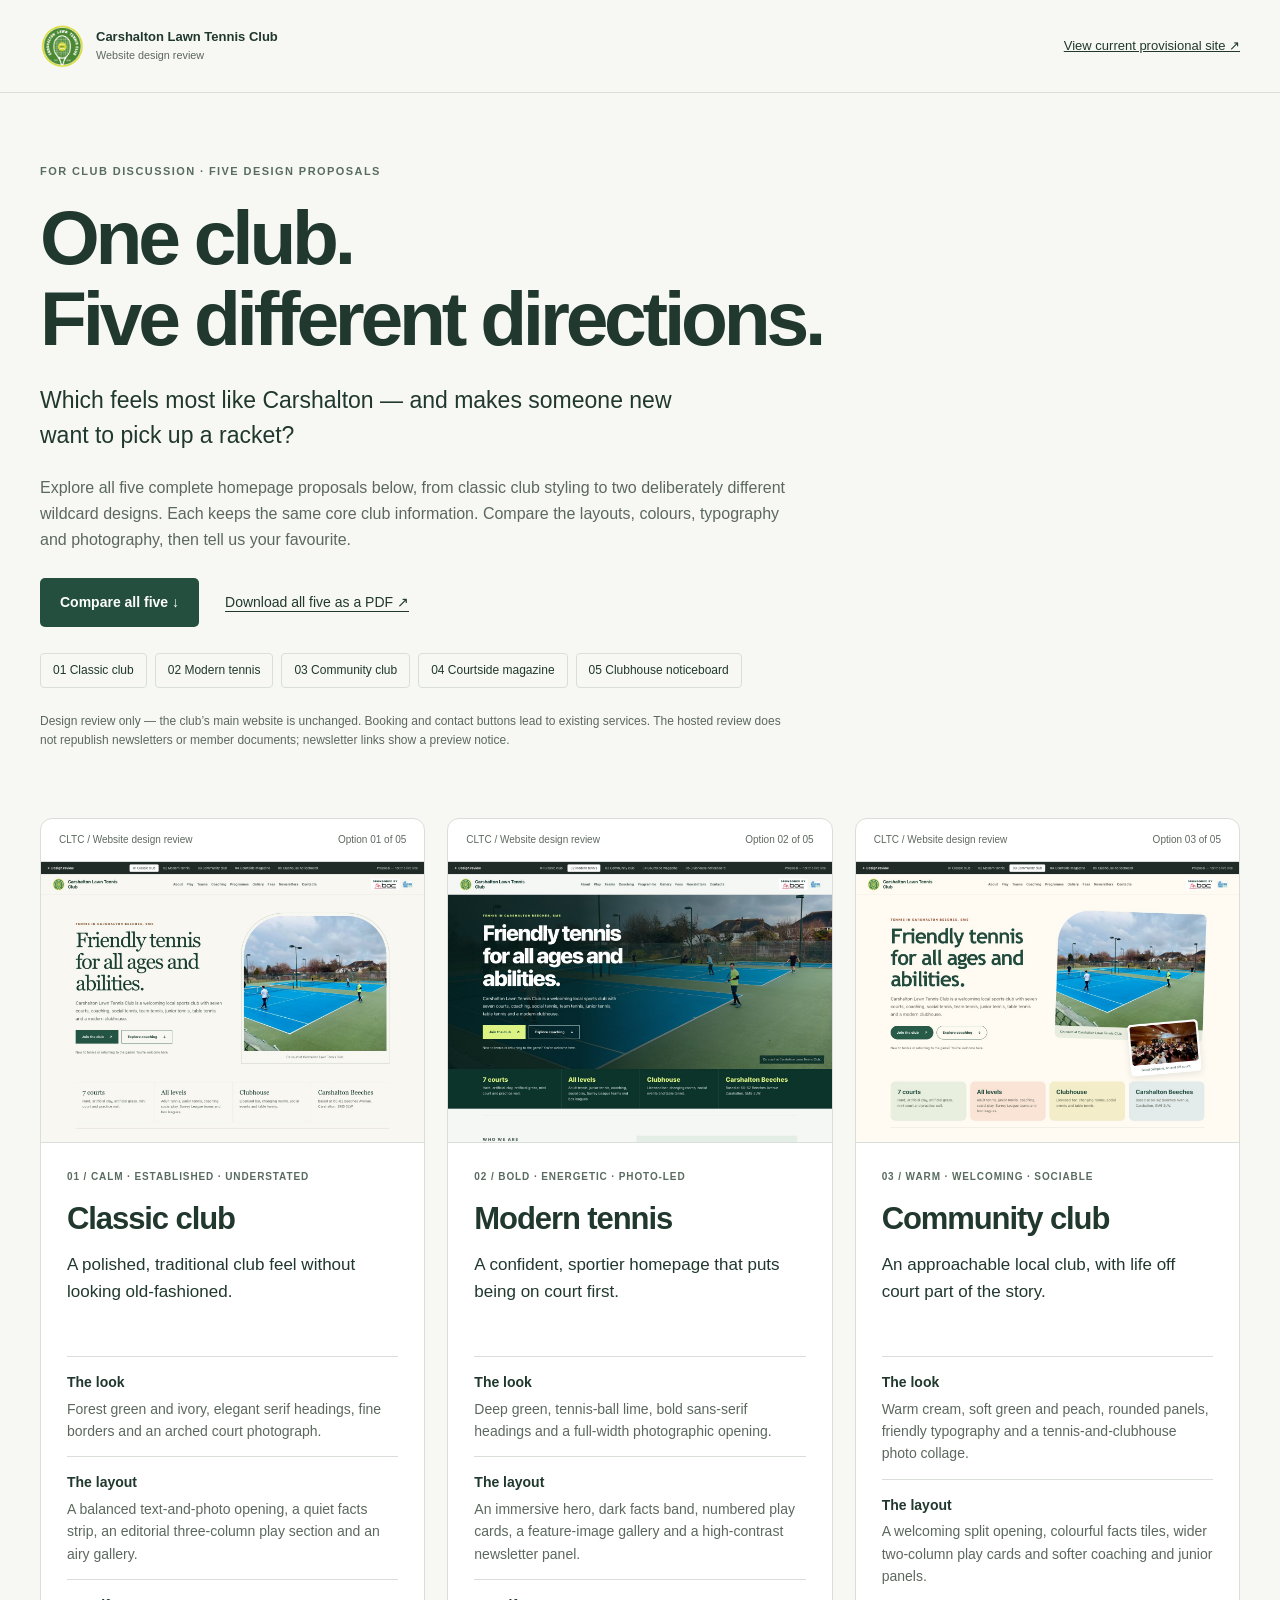
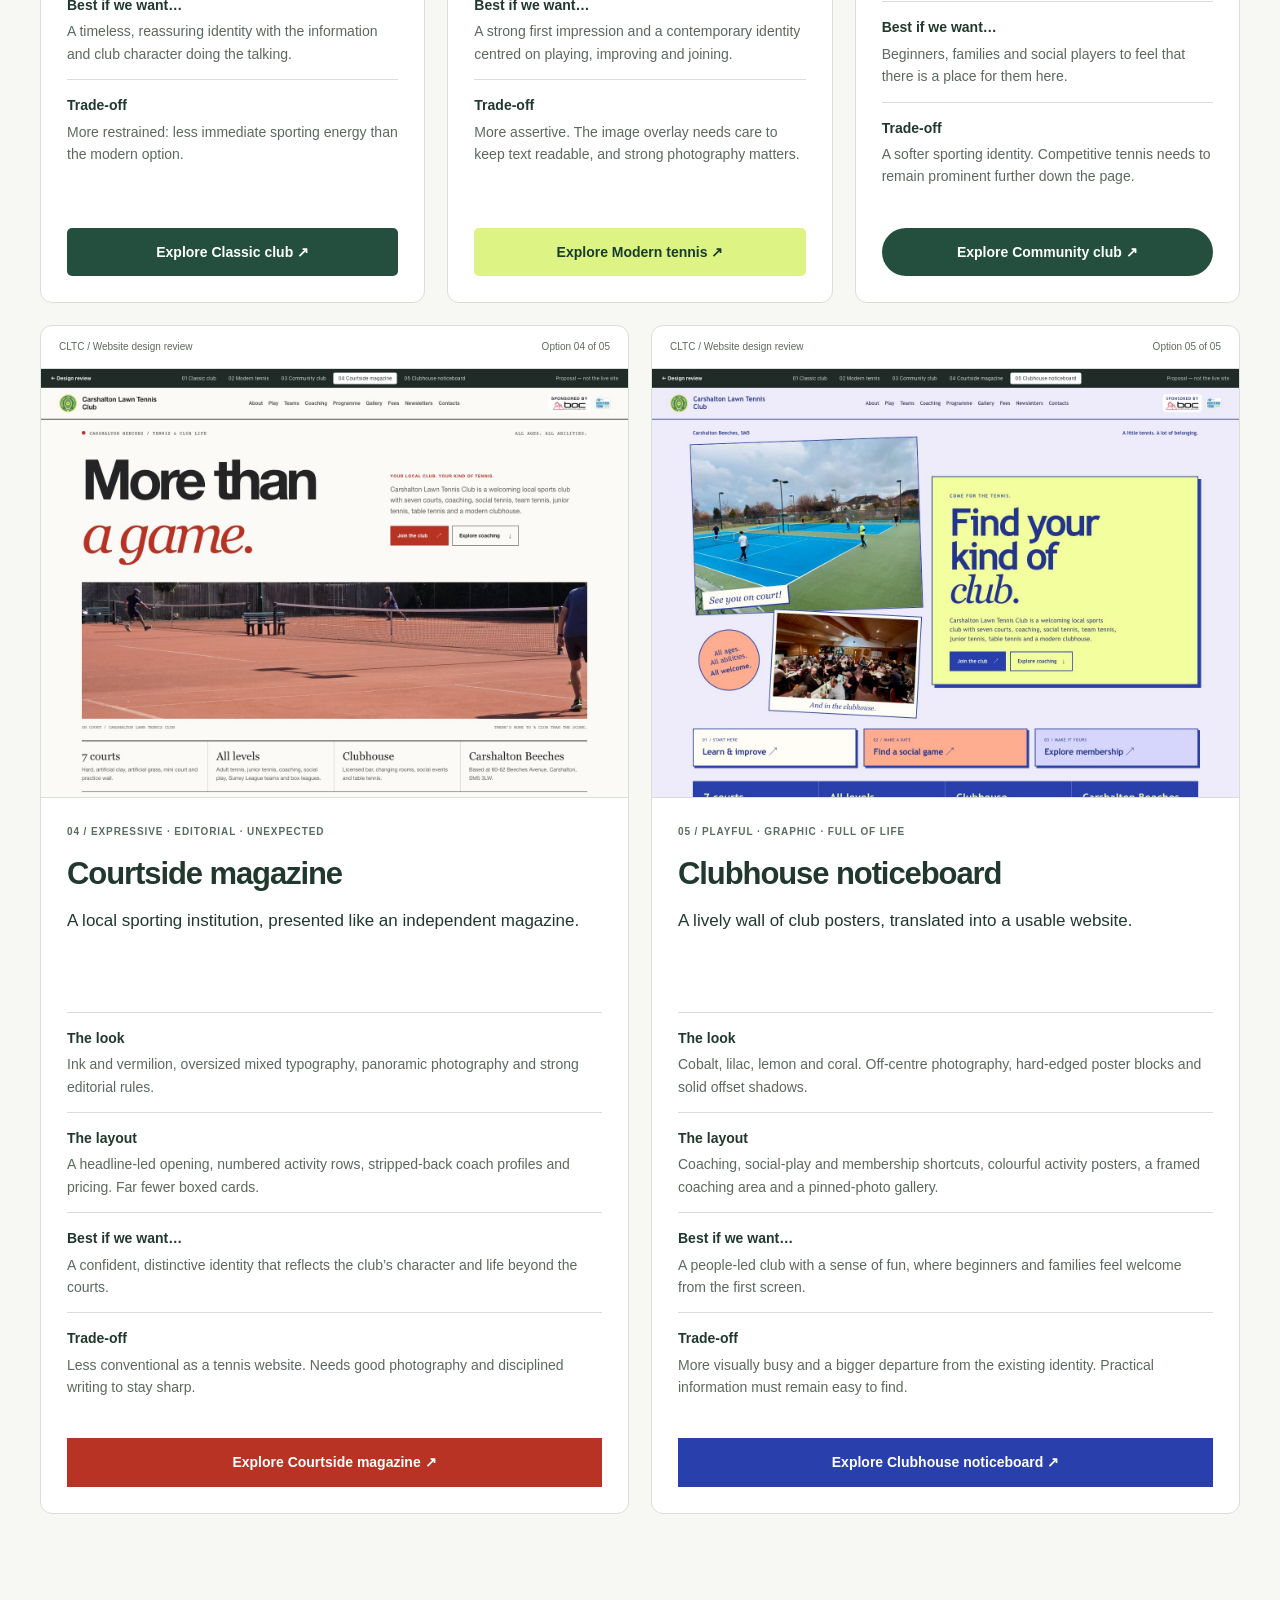
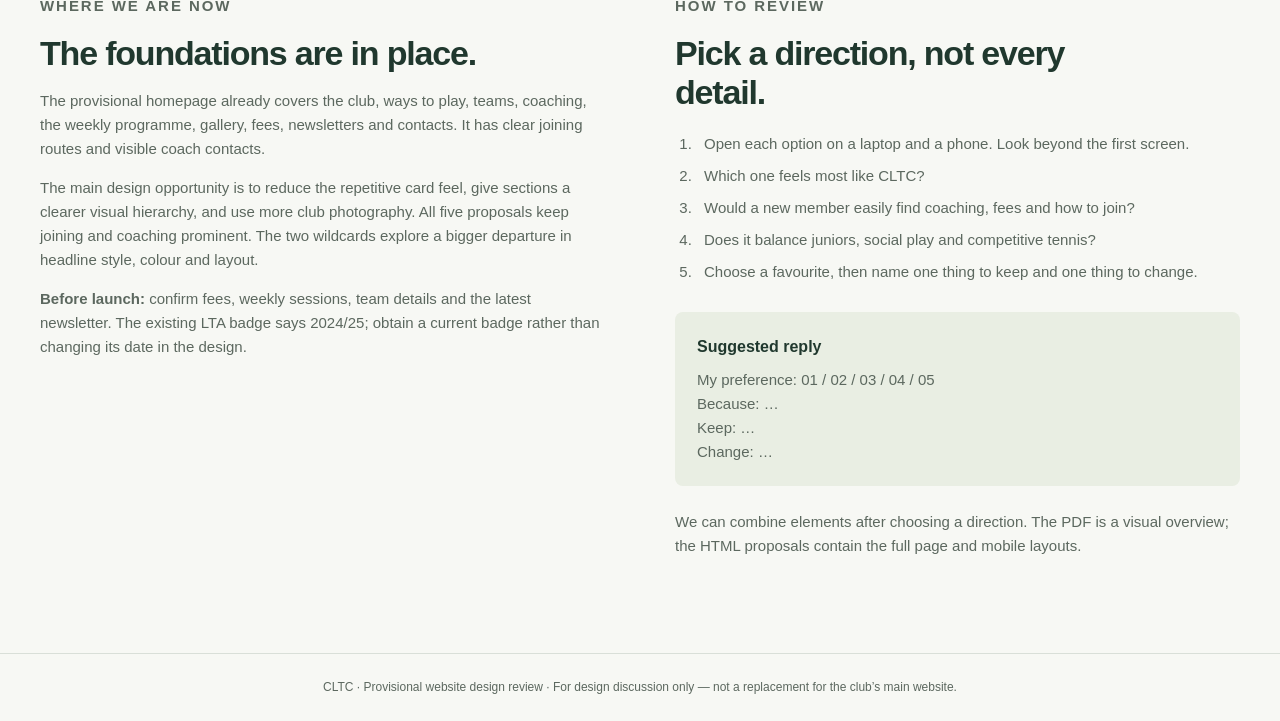
<file: index.html>
<!doctype html>
<html lang="en">
<head>
  <meta charset="utf-8">
  <meta name="viewport" content="width=device-width, initial-scale=1">
  <meta name="robots" content="noindex, nofollow">
  <title>Five design directions | CLTC website review</title>
  <link rel="stylesheet" href="review.css">
</head>
<body>
  <header class="review-header">
    <a class="identity" href="index.html"><img src="assets/logo.png" alt="" width="44" height="44"><span>Carshalton Lawn Tennis Club<br><small>Website design review</small></span></a>
    <a href="current.html">View current provisional site ↗</a>
  </header>
  <main>
    <section class="review-intro">
      <p class="kicker">For club discussion · Five design proposals</p>
      <h1>One club.<br>Five different directions.</h1>
      <p class="lead">Which feels most like Carshalton — and makes someone new want to pick up a racket?</p>
      <p>Explore all five complete homepage proposals below, from classic club styling to two deliberately different wildcard designs. Each keeps the same core club information. Compare the layouts, colours, typography and photography, then tell us your favourite.</p>
      <div class="intro-actions"><a class="button" href="#options">Compare all five ↓</a><a class="text-link" href="CLTC-five-design-options.pdf">Download all five as a PDF ↗</a></div>
      <nav class="option-jump-links" aria-label="Jump to a design option">
        <a href="#option-01">01 Classic club</a><a href="#option-02">02 Modern tennis</a><a href="#option-03">03 Community club</a><a href="#option-04">04 Courtside magazine</a><a href="#option-05">05 Clubhouse noticeboard</a>
      </nav>
      <p class="small">Design review only — the club’s main website is unchanged. Booking and contact buttons lead to existing services. The hosted review does not republish newsletters or member documents; newsletter links show a preview notice.</p>
    </section>
    <section id="options" class="options" aria-label="Five design options">
      <article id="option-01" class="option classic-option">
        <div class="option-top"><span>CLTC / Website design review</span><span>Option 01 of 05</span></div>
        <a class="preview" href="classic.html" aria-label="Explore option 1: Classic club"><img src="previews/classic.jpg" alt="Classic club proposal: cream background, serif heading and an arched photograph of the club courts" width="1440" height="1050"></a>
        <div class="option-copy">
          <p class="kicker">01 / Calm · established · understated</p>
          <h2>Classic club</h2>
          <p class="summary">A polished, traditional club feel without looking old-fashioned.</p>
          <dl>
            <div><dt>The look</dt><dd>Forest green and ivory, elegant serif headings, fine borders and an arched court photograph.</dd></div>
            <div><dt>The layout</dt><dd>A balanced text-and-photo opening, a quiet facts strip, an editorial three-column play section and an airy gallery.</dd></div>
            <div><dt>Best if we want…</dt><dd>A timeless, reassuring identity with the information and club character doing the talking.</dd></div>
            <div><dt>Trade-off</dt><dd>More restrained: less immediate sporting energy than the modern option.</dd></div>
          </dl>
          <a class="button" href="classic.html">Explore Classic club ↗</a>
          <p class="print-prompt">For discussion: Does this feel welcoming and established, or too formal? What would you keep or change?</p>
        </div>
      </article>
      <article id="option-02" class="option modern-option">
        <div class="option-top"><span>CLTC / Website design review</span><span>Option 02 of 05</span></div>
        <a class="preview" href="modern.html" aria-label="Explore option 2: Modern tennis"><img src="previews/modern.jpg" alt="Modern tennis proposal: full-width court photography, bold white headline, deep green and lime accents" width="1440" height="1050"></a>
        <div class="option-copy">
          <p class="kicker">02 / Bold · energetic · photo-led</p>
          <h2>Modern tennis</h2>
          <p class="summary">A confident, sportier homepage that puts being on court first.</p>
          <dl>
            <div><dt>The look</dt><dd>Deep green, tennis-ball lime, bold sans-serif headings and a full-width photographic opening.</dd></div>
            <div><dt>The layout</dt><dd>An immersive hero, dark facts band, numbered play cards, a feature-image gallery and a high-contrast newsletter panel.</dd></div>
            <div><dt>Best if we want…</dt><dd>A strong first impression and a contemporary identity centred on playing, improving and joining.</dd></div>
            <div><dt>Trade-off</dt><dd>More assertive. The image overlay needs care to keep text readable, and strong photography matters.</dd></div>
          </dl>
          <a class="button" href="modern.html">Explore Modern tennis ↗</a>
          <p class="print-prompt">For discussion: Is this exciting and inclusive, or does it feel too performance-focused? What would you keep or change?</p>
        </div>
      </article>
      <article id="option-03" class="option community-option">
        <div class="option-top"><span>CLTC / Website design review</span><span>Option 03 of 05</span></div>
        <a class="preview" href="community.html" aria-label="Explore option 3: Community club"><img src="previews/community.jpg" alt="Community club proposal: warm cream background, rounded pastel cards and a collage of tennis and clubhouse photos" width="1440" height="1050"></a>
        <div class="option-copy">
          <p class="kicker">03 / Warm · welcoming · sociable</p>
          <h2>Community club</h2>
          <p class="summary">An approachable local club, with life off court part of the story.</p>
          <dl>
            <div><dt>The look</dt><dd>Warm cream, soft green and peach, rounded panels, friendly typography and a tennis-and-clubhouse photo collage.</dd></div>
            <div><dt>The layout</dt><dd>A welcoming split opening, colourful facts tiles, wider two-column play cards and softer coaching and junior panels.</dd></div>
            <div><dt>Best if we want…</dt><dd>Beginners, families and social players to feel that there is a place for them here.</dd></div>
            <div><dt>Trade-off</dt><dd>A softer sporting identity. Competitive tennis needs to remain prominent further down the page.</dd></div>
          </dl>
          <a class="button" href="community.html">Explore Community club ↗</a>
          <p class="print-prompt">For discussion: Does this capture our community without understating the tennis? What would you keep or change?</p>
        </div>
      </article>
      <article id="option-04" class="option editorial-option">
        <div class="option-top"><span>CLTC / Website design review</span><span>Option 04 of 05</span></div>
        <a class="preview" href="editorial.html" aria-label="Explore option 4: Courtside magazine"><img src="previews/editorial.jpg" alt="Courtside magazine: oversized black and vermilion typography and a panoramic court photograph" width="1440" height="1050"></a>
        <div class="option-copy">
          <p class="kicker">04 / Expressive · editorial · unexpected</p>
          <h2>Courtside magazine</h2>
          <p class="summary">A local sporting institution, presented like an independent magazine.</p>
          <dl>
            <div><dt>The look</dt><dd>Ink and vermilion, oversized mixed typography, panoramic photography and strong editorial rules.</dd></div>
            <div><dt>The layout</dt><dd>A headline-led opening, numbered activity rows, stripped-back coach profiles and pricing. Far fewer boxed cards.</dd></div>
            <div><dt>Best if we want…</dt><dd>A confident, distinctive identity that reflects the club’s character and life beyond the courts.</dd></div>
            <div><dt>Trade-off</dt><dd>Less conventional as a tennis website. Needs good photography and disciplined writing to stay sharp.</dd></div>
          </dl>
          <a class="button" href="editorial.html">Explore Courtside magazine ↗</a>
          <p class="print-prompt">For discussion: Does this feel distinctive and confident, or too much like a magazine? What would you keep or change?</p>
        </div>
      </article>
      <article id="option-05" class="option noticeboard-option">
        <div class="option-top"><span>CLTC / Website design review</span><span>Option 05 of 05</span></div>
        <a class="preview" href="noticeboard.html" aria-label="Explore option 5: Clubhouse noticeboard"><img src="previews/noticeboard.jpg" alt="Clubhouse noticeboard: cobalt, lilac and lemon poster blocks, a photo collage and club-life shortcuts" width="1440" height="1050"></a>
        <div class="option-copy">
          <p class="kicker">05 / Playful · graphic · full of life</p>
          <h2>Clubhouse noticeboard</h2>
          <p class="summary">A lively wall of club posters, translated into a usable website.</p>
          <dl>
            <div><dt>The look</dt><dd>Cobalt, lilac, lemon and coral. Off-centre photography, hard-edged poster blocks and solid offset shadows.</dd></div>
            <div><dt>The layout</dt><dd>Coaching, social-play and membership shortcuts, colourful activity posters, a framed coaching area and a pinned-photo gallery.</dd></div>
            <div><dt>Best if we want…</dt><dd>A people-led club with a sense of fun, where beginners and families feel welcome from the first screen.</dd></div>
            <div><dt>Trade-off</dt><dd>More visually busy and a bigger departure from the existing identity. Practical information must remain easy to find.</dd></div>
          </dl>
          <a class="button" href="noticeboard.html">Explore Clubhouse noticeboard ↗</a>
          <p class="print-prompt">For discussion: Is this welcoming and full of personality, or too playful? What would you keep or change?</p>
        </div>
      </article>
    </section>
    <section class="review-guide">
      <div>
        <p class="kicker">Where we are now</p>
        <h2>The foundations are in place.</h2>
        <p>The provisional homepage already covers the club, ways to play, teams, coaching, the weekly programme, gallery, fees, newsletters and contacts. It has clear joining routes and visible coach contacts.</p>
        <p>The main design opportunity is to reduce the repetitive card feel, give sections a clearer visual hierarchy, and use more club photography. All five proposals keep joining and coaching prominent. The two wildcards explore a bigger departure in headline style, colour and layout.</p>
        <p><strong>Before launch:</strong> confirm fees, weekly sessions, team details and the latest newsletter. The existing LTA badge says 2024/25; obtain a current badge rather than changing its date in the design.</p>
      </div>
      <div>
        <p class="kicker">How to review</p>
        <h2>Pick a direction, not every detail.</h2>
        <ol>
          <li>Open each option on a laptop and a phone. Look beyond the first screen.</li>
          <li>Which one feels most like CLTC?</li>
          <li>Would a new member easily find coaching, fees and how to join?</li>
          <li>Does it balance juniors, social play and competitive tennis?</li>
          <li>Choose a favourite, then name one thing to keep and one thing to change.</li>
        </ol>
        <div class="feedback"><strong>Suggested reply</strong><p>My preference: 01 / 02 / 03 / 04 / 05<br>Because: …<br>Keep: …<br>Change: …</p></div>
        <p>We can combine elements after choosing a direction. The PDF is a visual overview; the HTML proposals contain the full page and mobile layouts.</p>
      </div>
    </section>
  </main>
  <footer>CLTC · Provisional website design review · For design discussion only — not a replacement for the club’s main website.</footer>
</body>
</html>
</file>
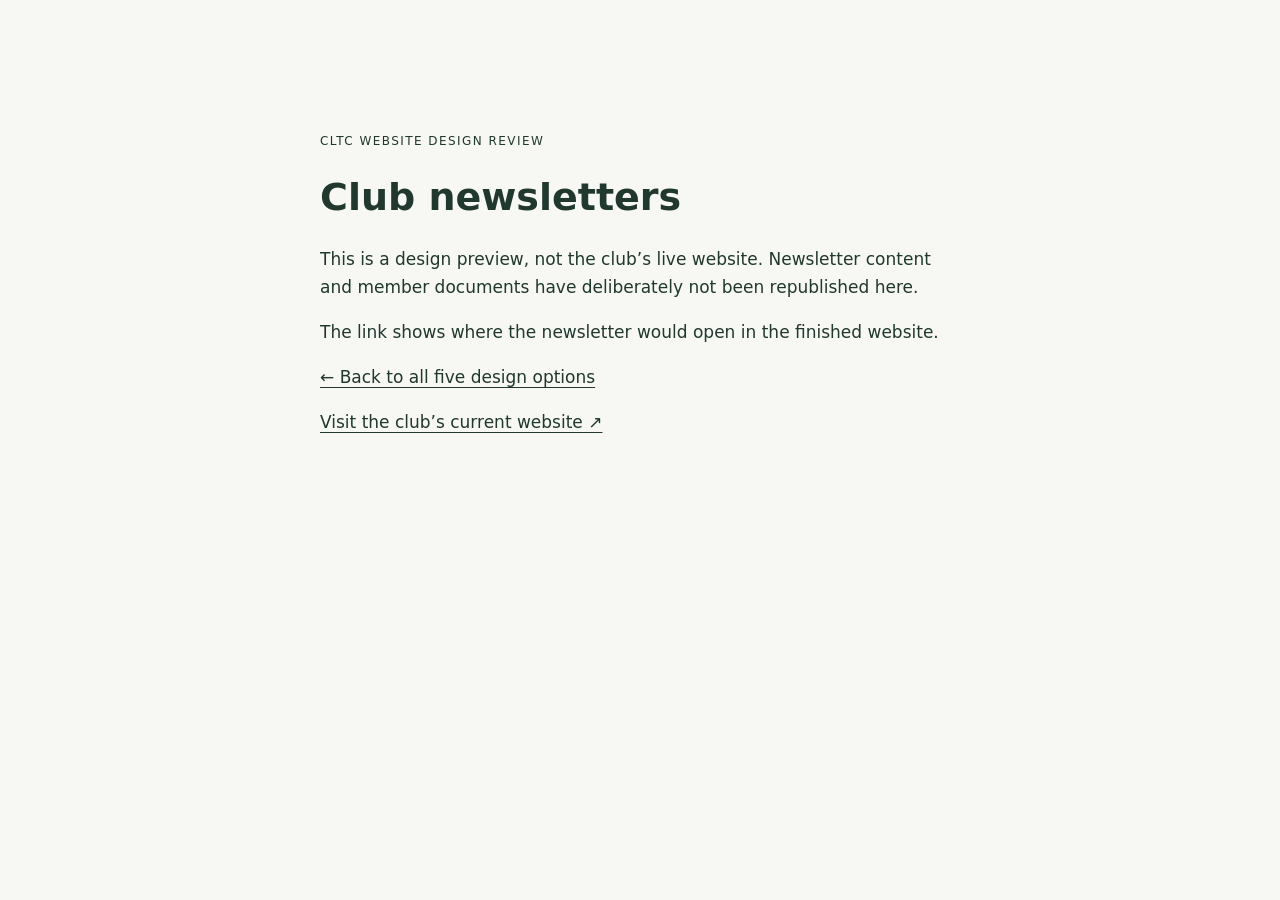
<file: newsletters/index.html>
<!doctype html>
<html lang="en"><head><meta charset="utf-8"><meta name="viewport" content="width=device-width, initial-scale=1">
<meta name="robots" content="noindex, nofollow"><title>Club newsletters | Design preview only</title>
<style>body{margin:0;background:#f7f8f4;color:#20382e;font:17px/1.65 system-ui,sans-serif}main{max-width:640px;margin:10vh auto;padding:30px}h1{font-size:38px;line-height:1.1}a{color:inherit;text-underline-offset:4px}.label{font-size:12px;text-transform:uppercase;letter-spacing:.12em}</style>
</head><body><main><p class="label">CLTC website design review</p><h1>Club newsletters</h1>
<p>This is a design preview, not the club’s live website. Newsletter content and member documents have deliberately not been republished here.</p>
<p>The link shows where the newsletter would open in the finished website.</p>
<p><a href="../index.html">← Back to all five design options</a></p>
<p><a href="https://www.carshaltontennis.org/">Visit the club’s current website ↗</a></p>
</main></body></html>
</file>
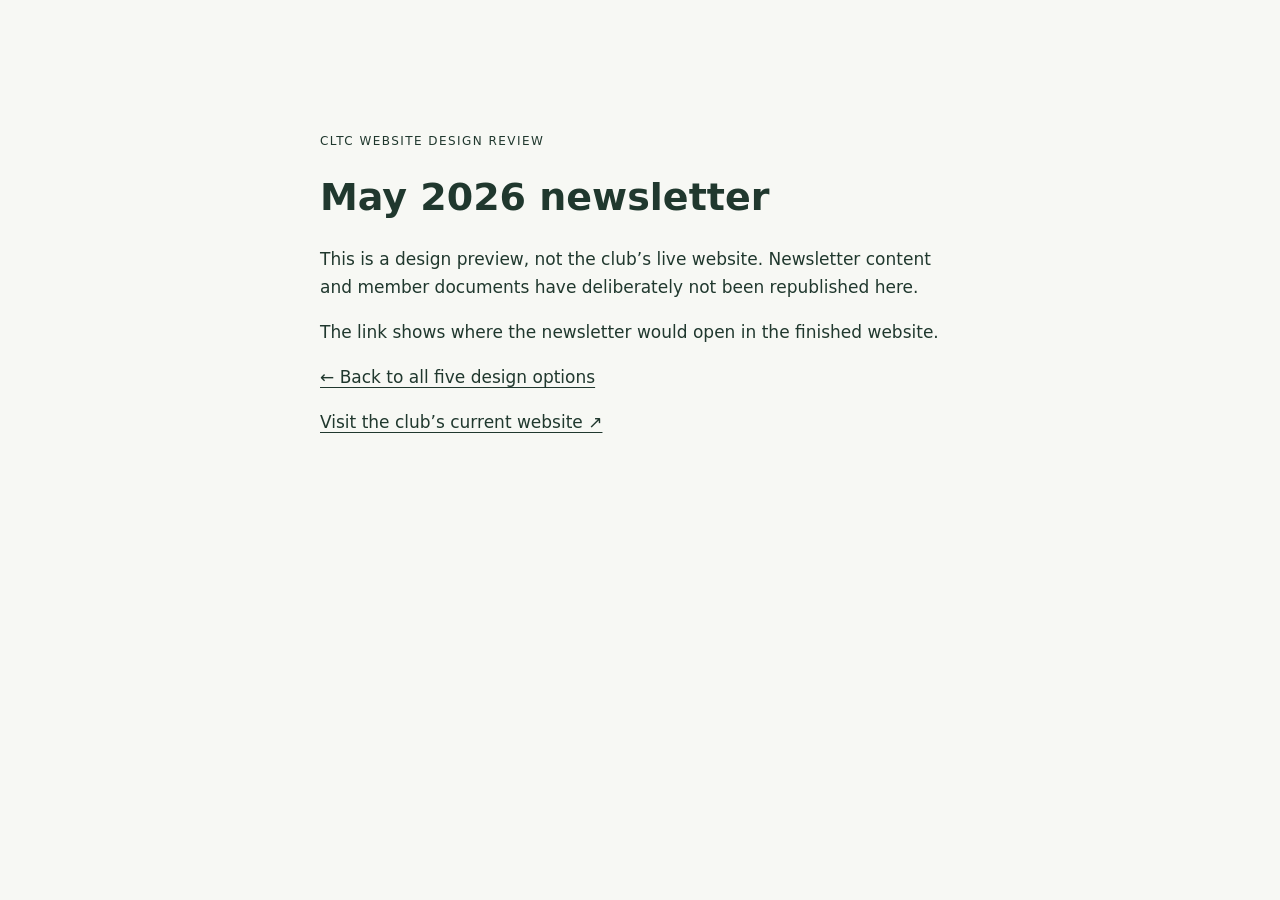
<file: newsletters/2026-05/index.html>
<!doctype html>
<html lang="en"><head><meta charset="utf-8"><meta name="viewport" content="width=device-width, initial-scale=1">
<meta name="robots" content="noindex, nofollow"><title>May 2026 newsletter | Design preview only</title>
<style>body{margin:0;background:#f7f8f4;color:#20382e;font:17px/1.65 system-ui,sans-serif}main{max-width:640px;margin:10vh auto;padding:30px}h1{font-size:38px;line-height:1.1}a{color:inherit;text-underline-offset:4px}.label{font-size:12px;text-transform:uppercase;letter-spacing:.12em}</style>
</head><body><main><p class="label">CLTC website design review</p><h1>May 2026 newsletter</h1>
<p>This is a design preview, not the club’s live website. Newsletter content and member documents have deliberately not been republished here.</p>
<p>The link shows where the newsletter would open in the finished website.</p>
<p><a href="../../index.html">← Back to all five design options</a></p>
<p><a href="https://www.carshaltontennis.org/">Visit the club’s current website ↗</a></p>
</main></body></html>
</file>
<file: review.css>
:root { color-scheme: light; --ink: #20382e; --muted: #5c685f; --line: #d9dfd8; }
* { box-sizing: border-box; }
html { scroll-behavior: smooth; }
body { margin: 0; background: #f7f8f4; color: var(--ink); font-family: -apple-system, BlinkMacSystemFont, 'Segoe UI', sans-serif; line-height: 1.6; }
a { color: inherit; }
a:focus-visible { outline: 3px solid #a35b31; outline-offset: 5px; }
.review-header { display: flex; justify-content: space-between; align-items: center; gap: 24px; max-width: 1440px; margin: auto; padding: 24px 40px; border-bottom: 1px solid var(--line); font-size: 13px; }
.identity { display: flex; align-items: center; gap: 12px; text-decoration: none; font-weight: 700; line-height: 1.4; }
.identity small { font-weight: 400; color: var(--muted); }
main { max-width: 1440px; margin: auto; padding: 0 40px; }
.review-intro { max-width: 850px; padding: 70px 0 56px; }
.kicker { text-transform: uppercase; letter-spacing: .13em; font-size: 11px; font-weight: 750; color: #586c5f; margin: 0 0 16px; }
h1 { font-size: clamp(44px, 6vw, 78px); line-height: 1.06; letter-spacing: -.055em; margin: 0 0 24px; font-weight: 650; }
h2 { font-size: 34px; line-height: 1.15; letter-spacing: -.035em; font-weight: 650; margin: 0 0 16px; }
p { margin-top: 0; }
.lead { font-size: 23px; line-height: 1.5; max-width: 650px; }
.review-intro > p:not(.lead):not(.kicker) { color: var(--muted); max-width: 760px; }
.intro-actions { display: flex; align-items: center; gap: 26px; flex-wrap: wrap; margin: 26px 0; }
.button { display: inline-flex; justify-content: center; align-items: center; padding: 13px 20px; border-radius: 5px; background: #244f3e; color: white; font-size: 14px; font-weight: 650; text-decoration: none; }
.button:hover { background: #163c2d; }
.text-link { font-size: 14px; text-underline-offset: 4px; }
.small { font-size: 12px; }
.option-jump-links { display: flex; flex-wrap: wrap; gap: 8px; margin: 0 0 24px; }
.option-jump-links a { padding: 7px 12px; border: 1px solid var(--line); border-radius: 4px; text-decoration: none; font-size: 12px; }
.option-jump-links a:hover { background: #e9eee3; }
.options { display: grid; grid-template-columns: repeat(6, minmax(0, 1fr)); gap: 22px; scroll-margin-top: 24px; }
.options > .option { grid-column: span 2; scroll-margin-top: 24px; }
.options > .option:nth-child(n+4) { grid-column: span 3; }
.editorial-option .button { background: #b83324; border-radius: 0; }
.noticeboard-option .button { background: #293fac; border-radius: 0; }
.option { background: white; border: 1px solid var(--line); border-radius: 12px; overflow: hidden; display: flex; flex-direction: column; }
.option-top { display: flex; justify-content: space-between; gap: 8px; padding: 13px 18px; font-size: 10px; color: #5d695f; border-bottom: 1px solid var(--line); }
.preview { display: block; border-bottom: 1px solid var(--line); background: #edf0e9; }
.preview img { width: 100%; height: auto; display: block; }
.option-copy { padding: 26px; display: flex; flex: 1; flex-direction: column; }
.option-copy .kicker { font-size: 10px; letter-spacing: .09em; }
.option-copy h2 { font-size: 31px; }
.summary { font-size: 17px; min-height: 81px; line-height: 1.55; }
dl { margin: 6px 0 26px; font-size: 14px; }
dl > div { border-top: 1px solid var(--line); padding: 14px 0; }
dt { font-weight: 700; margin-bottom: 4px; }
dd { margin: 0; color: var(--muted); }
.option-copy .button { margin-top: auto; }
.modern-option .button { color: #183d2e; background: #ddf383; }
.community-option .button { border-radius: 30px; }
.print-prompt { display: none; }
.review-guide { display: grid; grid-template-columns: 1fr 1fr; gap: 70px; padding: 80px 0; }
.review-guide h2 { max-width: 440px; }
.review-guide p, .review-guide li { color: var(--muted); font-size: 15px; }
.review-guide ol { padding-left: 21px; }
.review-guide li { padding: 4px 0 4px 8px; }
.feedback { padding: 22px; border-radius: 8px; background: #e9eee3; margin: 24px 0; }
.feedback p { margin: 8px 0 0; }
footer { border-top: 1px solid var(--line); padding: 24px 40px; text-align: center; font-size: 12px; color: var(--muted); }
@media (max-width: 1000px) {
  .options { grid-template-columns: 1fr; max-width: 760px; margin: auto; gap: 40px; }
  .options > .option { grid-column: auto; }
  .summary { min-height: 0; }
  .review-guide { gap: 32px; }
}
@media (max-width: 620px) {
  main { padding: 0 18px; }
  .review-header { padding: 18px; flex-wrap: wrap; gap: 12px; }
  .review-intro { padding: 44px 0 32px; }
  .lead { font-size: 20px; }
  .option-copy { padding: 24px; }
  .review-guide { grid-template-columns: 1fr; padding: 50px 0; }
  footer { padding: 24px 18px; }
}
@media (prefers-reduced-motion: reduce) { html { scroll-behavior: auto; } }
@page { size: A4; margin: 12mm; }
@media print {
  body { background: white; print-color-adjust: exact; -webkit-print-color-adjust: exact; }
  .review-header, .review-intro, .review-guide, footer, .option-copy .button { display: none; }
  main { max-width: none; padding: 0; }
  .options { display: block; max-width: none; }
  .option { display: block; border: 0; border-radius: 0; break-after: page; }
  .option:last-child { break-after: auto; }
  .option-top { padding: 0 0 9px; font-size: 10px; }
  .preview { margin-top: 14px; border: 1px solid var(--line); }
  .preview img { width: 100%; }
  .option-copy { display: block; padding: 20px 0 0; }
  .option-copy .kicker { margin-bottom: 8px; }
  .option-copy h2 { font-size: 30px; margin-bottom: 8px; }
  .summary { min-height: 0; font-size: 14px; margin-bottom: 10px; }
  dl { display: grid; grid-template-columns: 1fr 1fr; gap: 0 24px; font-size: 11px; line-height: 1.5; margin: 0 0 8px; }
  dl > div { padding: 9px 0; break-inside: avoid; }
  dt { margin-bottom: 3px; }
  .print-prompt { display: block; border-top: 1px solid var(--line); padding-top: 9px; margin: 0; font-size: 10px; color: var(--muted); }
}
</file>
